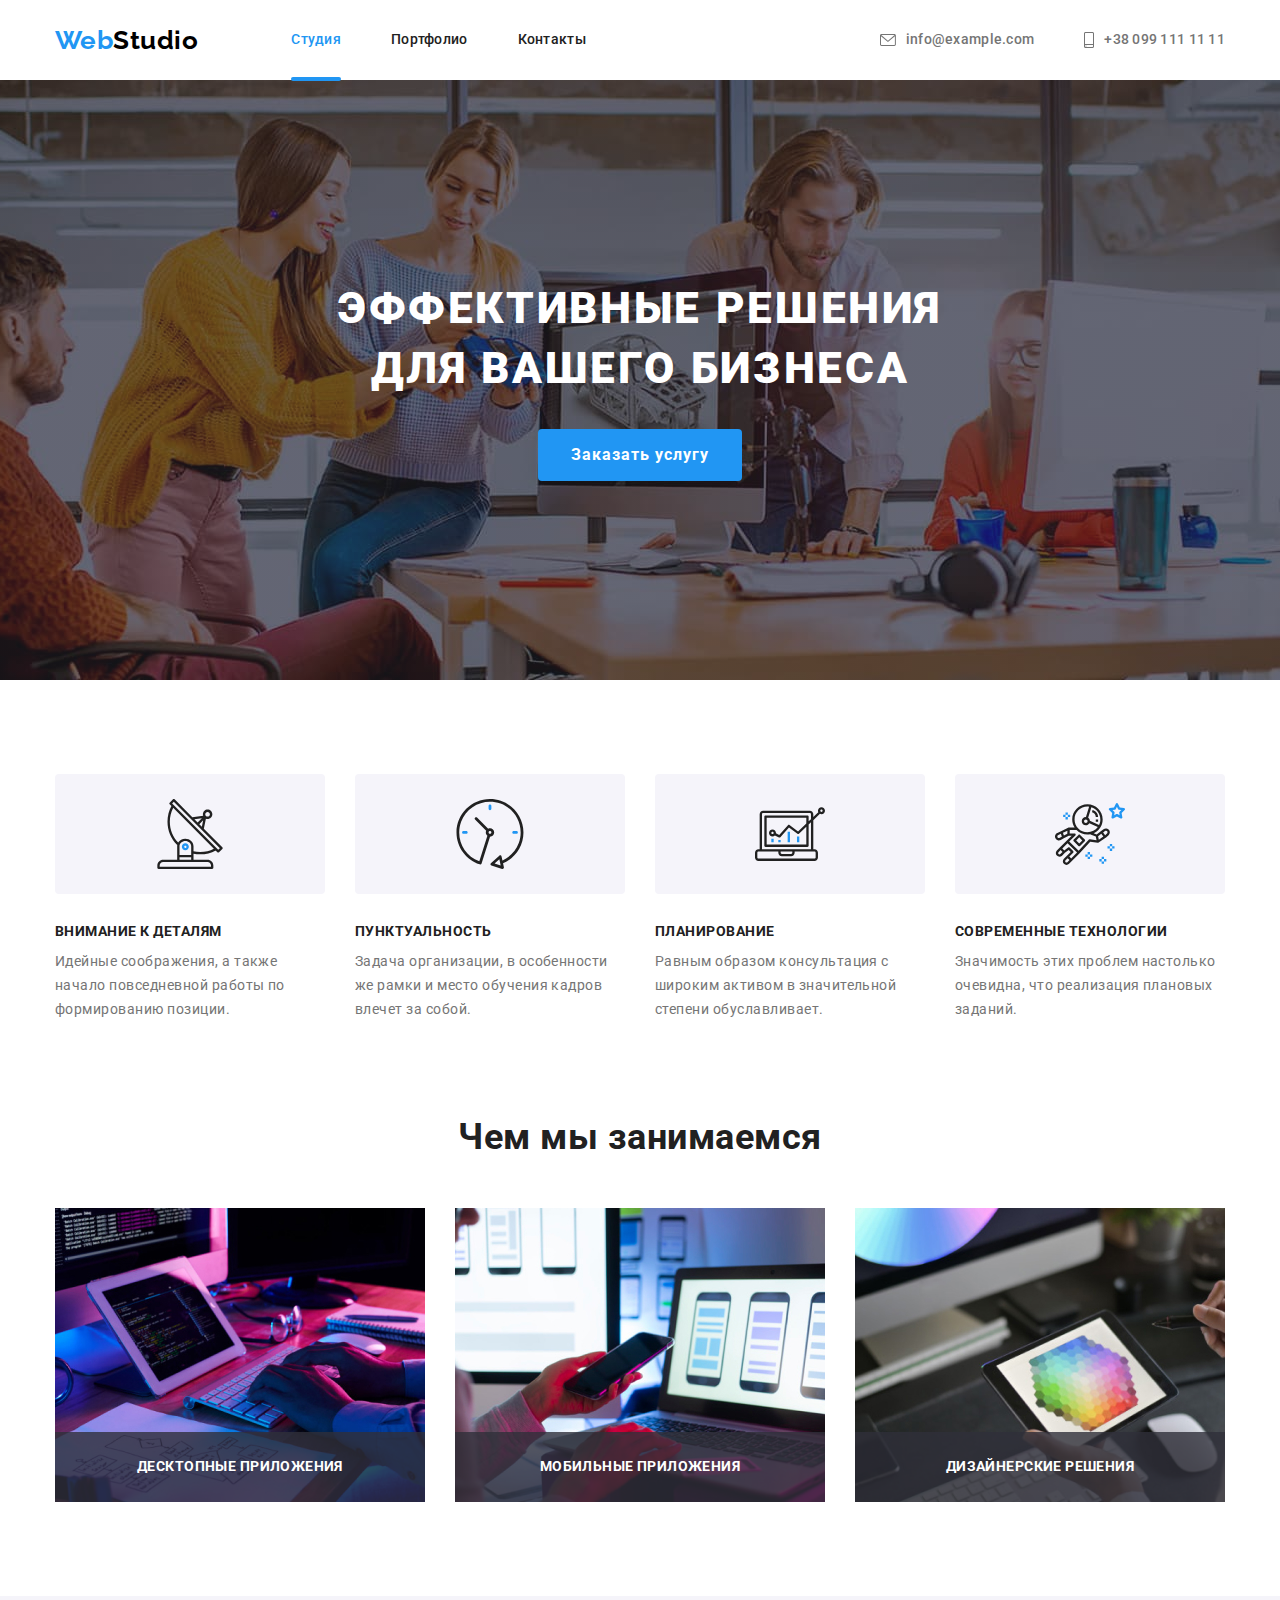
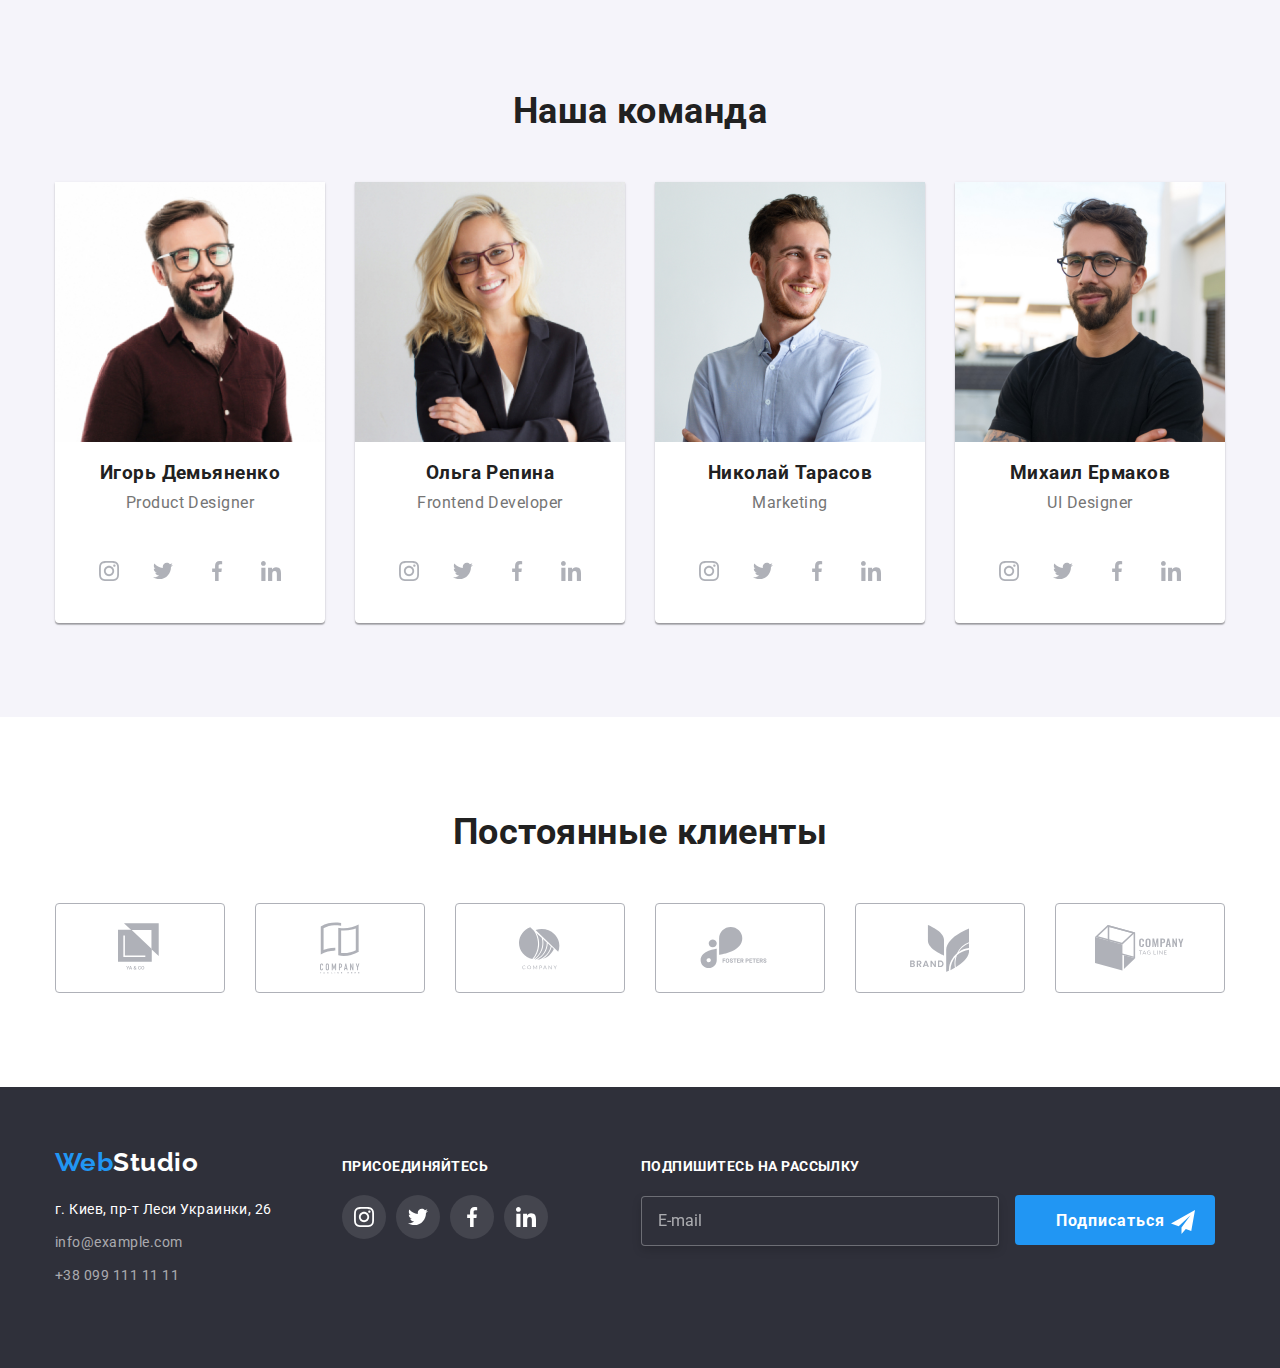
<file: index.html>
<!DOCTYPE html>
<html lang="ru">
  <head>
    <meta charset="UTF-8" />
    <meta name="viewport" content="width=device-width, initial-scale=1.0" />
    <title>WebStudio</title>
    
    <link href="https://fonts.googleapis.com/css2?family=Raleway:wght@700&family=Roboto:wght@400;500;700&display=swap" rel="stylesheet">
    <link rel="stylesheet" href="./css/normalize.css" />
    <link rel="stylesheet" href="./css/styles.min.css" />
  </head>
  <body>
    <!--Шапка страницы-->
    <header class="page-header">
      <div class="container flexbox">
      <nav class="navigation">
        <a href="./index.html" class="logo">
          <span class="page-header__logo-active">Web</span><span class="page-header__logo-black">Studio</span></a>
        <!--Навигация на другие страницы-->
        <ul class="site-nav list">
          <li class="site-nav__item"><a href="./index.html" class="site-nav__link current">Студия</a></li>
          <li class="site-nav__item"><a href="./portfolio.html" class="site-nav__link" >Портфолио</a></li>
          <li class="site-nav__item"><a href="./index.html" class="site-nav__link ">Контакты</a></li>
        </ul>
      </nav>
      <ul class="contacts list flexbox">
        <li class="contacts__item">
          <a class="contacts__link" href="mailto:info@example.com" >
          <svg class="contacts__icon" width="16" height="12"> 
            <use href="./img/icons/symbol-defs.svg#envelope"></use>
          </svg>
            info@example.com</a>
        </li>
        <li class="contacts__item">
          <a class="contacts__link"  href="tel:+380991111111"  >
          <svg class="contacts__icon" width="10" height="16">
            <use href="./img/icons/symbol-defs.svg#smartphone"></use>
          </svg>
          +38 099 111 11 11</a></li>
      </ul>
    </div>
    <span class="line flexbox"></span>
    </header>
    <main>
      <!--герой-->
      <section class="hero">
        <div class="hero__box">
        <h1 class="hero__title">Эффективные решения <br/> для вашего бизнеса</h1>
        <button class="primary-button" data-modal-open>Заказать услугу</button>
      </div>
      </section>
      <!-- преимущества-->
      <section class="features">
        <div class="container section">
        <ul class="features__list list flexbox">
          <li class="features__item">
            <div class="features__thumb">
              <svg class="features__icon" width="70" height="70">
                <use href="./img/icons/symbol-defs.svg#antenna"></use>
              </svg>
            </div>
            <h3 class="features__title">Внимание к деталям</h3>
            <p class="features__text">
              Идейные соображения, а также начало повседневной работы по
              формированию позиции.
            </p>
          
          </li>
          <li class="features__item">
            <div class="features__thumb">
              <svg class="features__icon" width="70" height="70">
                <use href="./img/icons/symbol-defs.svg#clock"></use>
              </svg>
              </div>
            <h3 class="features__title">Пунктуальность</h3>
            <p class="features__text">
              Задача организации, в особенности же рамки и место обучения кадров
              влечет за собой.
            </p>
          </li>
          <li class="features__item">
            <div class="features__thumb">
              <svg class="features__icon" width="70" height="70">
                <use href="./img/icons/symbol-defs.svg#diagram"></use>
              </svg>
              </div>
            <h3 class="features__title">Планирование</h3>
            <p class="features__text">
              Равным образом консультация с широким активом в значительной
              степени обуславливает.
            </p>
          
          </li>
          <li class="features__item">
            <div class="features__thumb">
              <svg class="features__icon" width="70" height="70">
                <use href="./img/icons/symbol-defs.svg#astronaut"></use>
              </svg>
              </div>
            <h3 class="features__title">Современные технологии</h3>
            <p class="features__text">
              Значимость этих проблем настолько очевидна, что реализация
              плановых заданий.
            </p>
          
          </li>
        </ul>
      </div>
      </section>
      <!--галерея-->
      <section class="gallery-section">
        <div class="container section">
        <h2 class="caption">Чем мы занимаемся</h2>
        <ul class="gallery flexbox list">
          <li class="gallery__item">
            <a class="gallery__link" href="">
              <img src="./img/box1.jpg" alt="Работа с контентом" width="370" />
            <div class="gallery__box">
              <span class="gallery__text">Десктопные приложения</span>
           </div>
          </a>
          </li>
          <li class="gallery__item">
            <a class="gallery__link" href="">
              <img
                src="./img/box2.jpg"
                alt="Работа с мобильными приложениями"
                width="370"/>
            <div class="gallery__box">
              <span class="gallery__text">Мобильные приложения</span>
            </div>
          </a>
          </li>
          <li class="gallery__item">
            <a class="gallery__link" href="">
              <img
                src="./img/box3.jpg"
                alt="Планшет с палитрой цвета"
                width="370"/>
             <div class="gallery__box">
              <span class="gallery__text">Дизайнерские решения</span>
            </div>
          </a>
          </li>
        </ul>
      </div>
      </section>
      <!--команда-->

      <section class="team-section">
        <div class="container section">
        <h2 class="caption">Наша команда</h2>
        <ul class="team-card list flexbox">
          <li class="team-card__item">
            <img src="./img/img(1).jpg" class="team-card__picture" alt="Фото члена команды" width="270" />
            <div class="team-card__thumb">
            <h3 class="team-card__name">Игорь Демьяненко</h3>
            <p class="team-card__text">Product Designer</p>
            </div>
            <ul class="social-icons list">
              <li class="social-icons__item">
<a class="social-icons__link" href="https://www.instagram.com/" target="_blank" rel="" aria-label="ссылка на Инстаграм">
<svg class="social-icons__icon">
  <use href="./img/icons/symbol-defs.svg#instagram"></use>
</svg>
</a>
              </li>
              <li class="social-icons__item">
<a class="social-icons__link" href="https://twitter.com/" target="_blank" rel="" aria-label="ссылка на Твиттер">
<svg class="social-icons__icon">
  <use href="./img/icons/symbol-defs.svg#twitter"></use>
</svg>
</a>
              </li>
<li class="social-icons__item">
  <a class="social-icons__link" href="https://facebook.com/" target="_blank" rel="" aria-label="ссылка на Фейсбук">
    <svg class="social-icons__icon">
      <use href="./img/icons/symbol-defs.svg#facebook"></use>
    </svg>
 </a>
</li>
<li class="social-icons__item">
  <a class="social-icons__link" href="https://linkedin.com/" target="_blank" rel="" aria-label="ссылка на Линкедин">
    <svg class="social-icons__icon">
      <use href="./img/icons/symbol-defs.svg#linkedin"></use>
    </svg>
 </a>
</li>
              
            </ul>
          </li>
          <li class="team-card__item">
            <img src="./img/img(2).jpg" class="team-card__picture" alt="Фото члена команды" width="270" />
            <div class="team-card__thumb">
            <h3 class="team-card__name">Ольга Репина</h3>
            <p class="team-card__text">Frontend Developer</p>
          </div>
          <ul class="social-icons list">
            <li class="social-icons__item">
<a class="social-icons__link" href="https://www.instagram.com/" target="_blank" rel="" aria-label="ссылка на Инстаграм">
<svg class="social-icons__icon">
<use href="./img/icons/symbol-defs.svg#instagram"></use>
</svg>
</a>
 </li>
            <li class="social-icons__item">
<a class="social-icons__link" href="https://twitter.com/" target="_blank" rel="" aria-label="ссылка на Твиттер">
<svg class="social-icons__icon">
<use href="./img/icons/symbol-defs.svg#twitter"></use>
</svg>
</a>
            </li>
<li class="social-icons__item">
<a class="social-icons__link" href="https://facebook.com/" target="_blank" rel="" aria-label="ссылка на Фейсбук">
  <svg class="social-icons__icon">
    <use href="./img/icons/symbol-defs.svg#facebook"></use>
  </svg>
</a>
</li>
<li class="social-icons__item">
<a class="social-icons__link" href="https://linkedin.com/" target="_blank" rel="" aria-label="ссылка на Линкедин">
  <svg class="social-icons__icon">
    <use href="./img/icons/symbol-defs.svg#linkedin"></use>
  </svg>
</a>

            </li>
          </ul>
          </li>
          <li class="team-card__item">
            <img src="./img/img(3).jpg" class="team-card__pecture" alt="Фото члена команды" width="270" />
            <div class="team-card__thumb">
            <h3 class="team-card__name">Николай Тарасов</h3>
            <p class="team-card__text">Marketing</p>
          </div>
          <ul class="social-icons list">
            <li class="social-icons__item">
<a class="social-icons__link" href="https://www.instagram.com/" target="_blank" rel="" aria-label="ссылка на Инстаграм">
<svg class="social-icons__icon">
<use href="./img/icons/symbol-defs.svg#instagram"></use>
</svg>
</a>
            </li>
            <li class="social-icons__item">
<a class="social-icons__link" href="https://twitter.com/" target="_blank" rel="" aria-label="ссылка на Твиттер">
<svg class="social-icons__icon">
<use href="./img/icons/symbol-defs.svg#twitter"></use>
</svg>
</a>
            </li>
<li class="social-icons__item">
<a class="social-icons__link" href="https://facebook.com/" target="_blank" rel="" aria-label="ссылка на Фейсбук">
  <svg class="social-icons__icon">
    <use href="./img/icons/symbol-defs.svg#facebook"></use>
  </svg>
</a>
</li>
<li class="social-icons__item">
<a class="social-icons__link" href="https://linkedin.com/" target="_blank" rel="" aria-label="ссылка на Линкедин">
  <svg class="social-icons__icon">
    <use href="./img/icons/symbol-defs.svg#linkedin"></use>
  </svg>
</a>

            </li>
          </ul>
          </li>
          <li class="team-card__item">
            <img src="./img/img(4).jpg" class="team-card__picture" alt="Фото члена команды" width="270" />
            <div class="team-card__thumb">
            <h3 class="team-card__name">Михаил Ермаков</h3>
            <p class="team-card__text">UI Designer</p>
          </div>
          <ul class="social-icons list">
            <li class="social-icons__item">
<a class="social-icons__link" href="https://www.instagram.com/" target="_blank" rel="" aria-label="ссылка на Инстаграм">
<svg class="social-icons__icon">
<use href="./img/icons/symbol-defs.svg#instagram"></use>
</svg>
</a>
            </li>
            <li class="social-icons__item">
<a class="social-icons__link" href="https://twitter.com/" target="_blank" rel="" aria-label="ссылка на Твиттер">
<svg class="social-icons__icon">
<use href="./img/icons/symbol-defs.svg#twitter"></use>
</svg>
</a>
            </li>
<li class="social-icons__item">
<a class="social-icons__link" href="https://facebook.com/" target="_blank" rel="" aria-label="ссылка на Фейсбук">
  <svg class="social-icons__icon">
    <use href="./img/icons/symbol-defs.svg#facebook"></use>
  </svg>
</a>
</li>
<li class="social-icons__item">
<a class="social-icons__link" href="https://linkedin.com/" target="_blank" rel="" aria-label="ссылка на Линкедин">
  <svg class="social-icons__icon">
    <use href="./img/icons/symbol-defs.svg#linkedin"></use>
  </svg>
</a>

            </li>
          </ul>
          </li>
        </ul>
      </div>
      </section>
<!--Постоянные клиенты-->
      <section class="clients-section">
 <div class="container section">
          <h2 class="caption">Постоянные клиенты</h2>
          <ul class="clients flexbox list">
            <li class="clients__item">
              <a class="clients__link" href="" target="_blank" rel="" aria-label="ссылка на клиентов">
                <svg class="clients__icon" width="45" height="50">
                  <use href="./img/icons/symbol-defs.svg#logo1"></use>
                </svg></a>
            </li>
            <li class="clients__item">
              <a class="clients__link" href="" target="_blank" rel="" aria-label="ссылка на клиентов">
                <svg class="clients__icon" width="40" height="52">
                  <use href="./img/icons/symbol-defs.svg#logo2"></use>
                </svg></a>
            </li>
            <li class="clients__item">
              <a class="clients__link" href="" target="_blank" rel="" aria-label="ссылка на клиентов">
                <svg class="clients__icon" width="41" height="43">
                  <use href="./img/icons/symbol-defs.svg#logo3"></use>
                  </svg>
                </a>
            </li>
            <li class="clients__item">
              <a class="clients__link" href="" target="_blank" rel="" aria-label="ссылка на клиентов">
                <svg class="clients__icon" width="80" height="42">
                  <use href="./img/icons/symbol-defs.svg#logo4"></use>
                </svg></a>
            </li>
            <li class="clients__item">
              <a class="clients__link" href="" target="_blank" rel="" aria-label="ссылка на клиентов">
                <svg class="clients__icon" width="59" height="47">
                  <use href="./img/icons/symbol-defs.svg#logo5"></use>
                </svg></a>
            </li>
            <li class="clients__item">
              <a class="clients__link" href="" target="_blank" rel="" aria-label="ссылка на клиентов">
                <svg class="clients__icon" width="89" height="46">
                  <use href="./img/icons/symbol-defs.svg#logo6"></use>
                </svg></a>
            </li>
          </ul>
        </div>
      </section>
    </main>
    
 <footer class="footer">
      <div class="container flexbox">
        <div class="footer__thumb">
        <a href="./index.html" class="footer__logo">
          <span class="footer__logo-activ">Web</span><span class="footer__logo-white">Studio</span></a>
      
        <address class="footer-address">
          г. Киев, пр-т Леси Украинки, 26
          <a href="mailto:info@example.com" class="footer-address__link-mail">info@example.com</a>
          <a href="tel:+380991111111" class="footer-address__link-tel">+38 099 111 11 11</a>
        </address>
      </div>
        
        <div class="footer-box">
          <b class="follow">присоединяйтесь</b>
        <ul class="footer-icons list">
          <li class="footer-icons__item">
<a class="footer-icons__link" href="https://www.instagram.com/" target="_blank" rel="" aria-label="ссылка на Инстаграм">
<svg class="footer__icon">
<use href="./img/icons/symbol-defs.svg#instagram"></use>
</svg>
</a> 
          </li>
          <li class="footer-icons__item list">
<a class="footer-icons__link" href="https://twitter.com/" target="_blank" rel="" aria-label="ссылка на Твиттер">
<svg class="footer__icon">
<use href="./img/icons/symbol-defs.svg#twitter"></use>
</svg>
</a>
          </li>
<li class="footer-icons__item list">
<a class="footer-icons__link" href="https://facebook.com/" target="_blank" rel="" aria-label="ссылка на Фейсбук">
<svg class="footer__icon">
  <use href="./img/icons/symbol-defs.svg#facebook"></use>
</svg>
</a>
</li>
<li class="footer-icons__item list">
<a class="footer-icons__link" href="https://linkedin.com/" target="_blank" rel="" aria-label="ссылка на Линкедин">
<svg class="footer__icon">
  <use href="./img/icons/symbol-defs.svg#linkedin"></use>
</svg>
</a>
</li>
        </ul>
</div>
<div class="subscribe">
  <b class="subscribe__title">Подпишитесь на рассылку</b>
  <form class="subscribe__form"> 
<input class="subscribe__field" type="email" name="subscribe"  placeholder="E-mail">
<button class="subscribe__button" type="submit"><span>Подписаться</span>
  <svg class="subscribe__button-icon" width="24px" height="24px">
    <use href="img/icons/symbol-defs3.svg#send"></use>
  </svg>
</button>
  </form>
</div>
</div>
</footer>
<!--moal window-->
<div class="backdrop is-hidden" data-modal>
   <div class="modal">
     <button class="modal__button-close" data-modal-close>
       <svg class="modal__icon-close">
      <use href="./img/icons/symbol-defs.svg#close"></use>
     </svg>
     </button>
    <div class="modal__content">
<b class="modal__title">Оставьте свои данные, мы вам перезвоним</b>
<form class="form">
  <label class="form__label">
    <span>Имя</span>
    <input class="form__input" type="text" name="user-name" required>
    <svg class="form__icon" width="12" height="12">
      <use href="./img/icons/symbol-defs2.svg#name"></use>
    </svg>
  </label>
  <label class="form__label">
    <span>Телефон</span>
    <input class="form__input" type="tel" name="phone" required>
    <svg class="form__icon" width="12" height="12">
      <use href="./img/icons/symbol-defs2.svg#phone"></use>
    </svg>
  </label>
  <label class="form__label">
  <span>Почта</span>
  <input class="form__input" type="email" name="mail" required>
  <svg class="form__icon" width="12" height="12">
    <use href="./img/icons/symbol-defs2.svg#envelop"></use>
  </svg>
</label>
<label class="form__label">
  <span>Комментарий</span>
  <textarea class="form__comment" name="comment" placeholder="Введите текст">
</textarea>
</label>
<div class="deal__thumb">
<label class="deal">
  <input class="deal__checkbox visually-hidden" type="checkbox" name="checkbox">
  <span class="deal__icon"></span>
  <span class="deal__text">Соглашаюсь с рассылкой и принимаю
    <a class="deal__link" href=""> Условия договора</a>
  </span>
</label>
</div>
<div class="button__thumb">
<button class="primary-button form__button" type="submit">Отправить</button>
</div>
</form>
    </div>
   </div>
 </div>
 <script src="./js/modal.js"></script>
  </body>
</html>
</file>
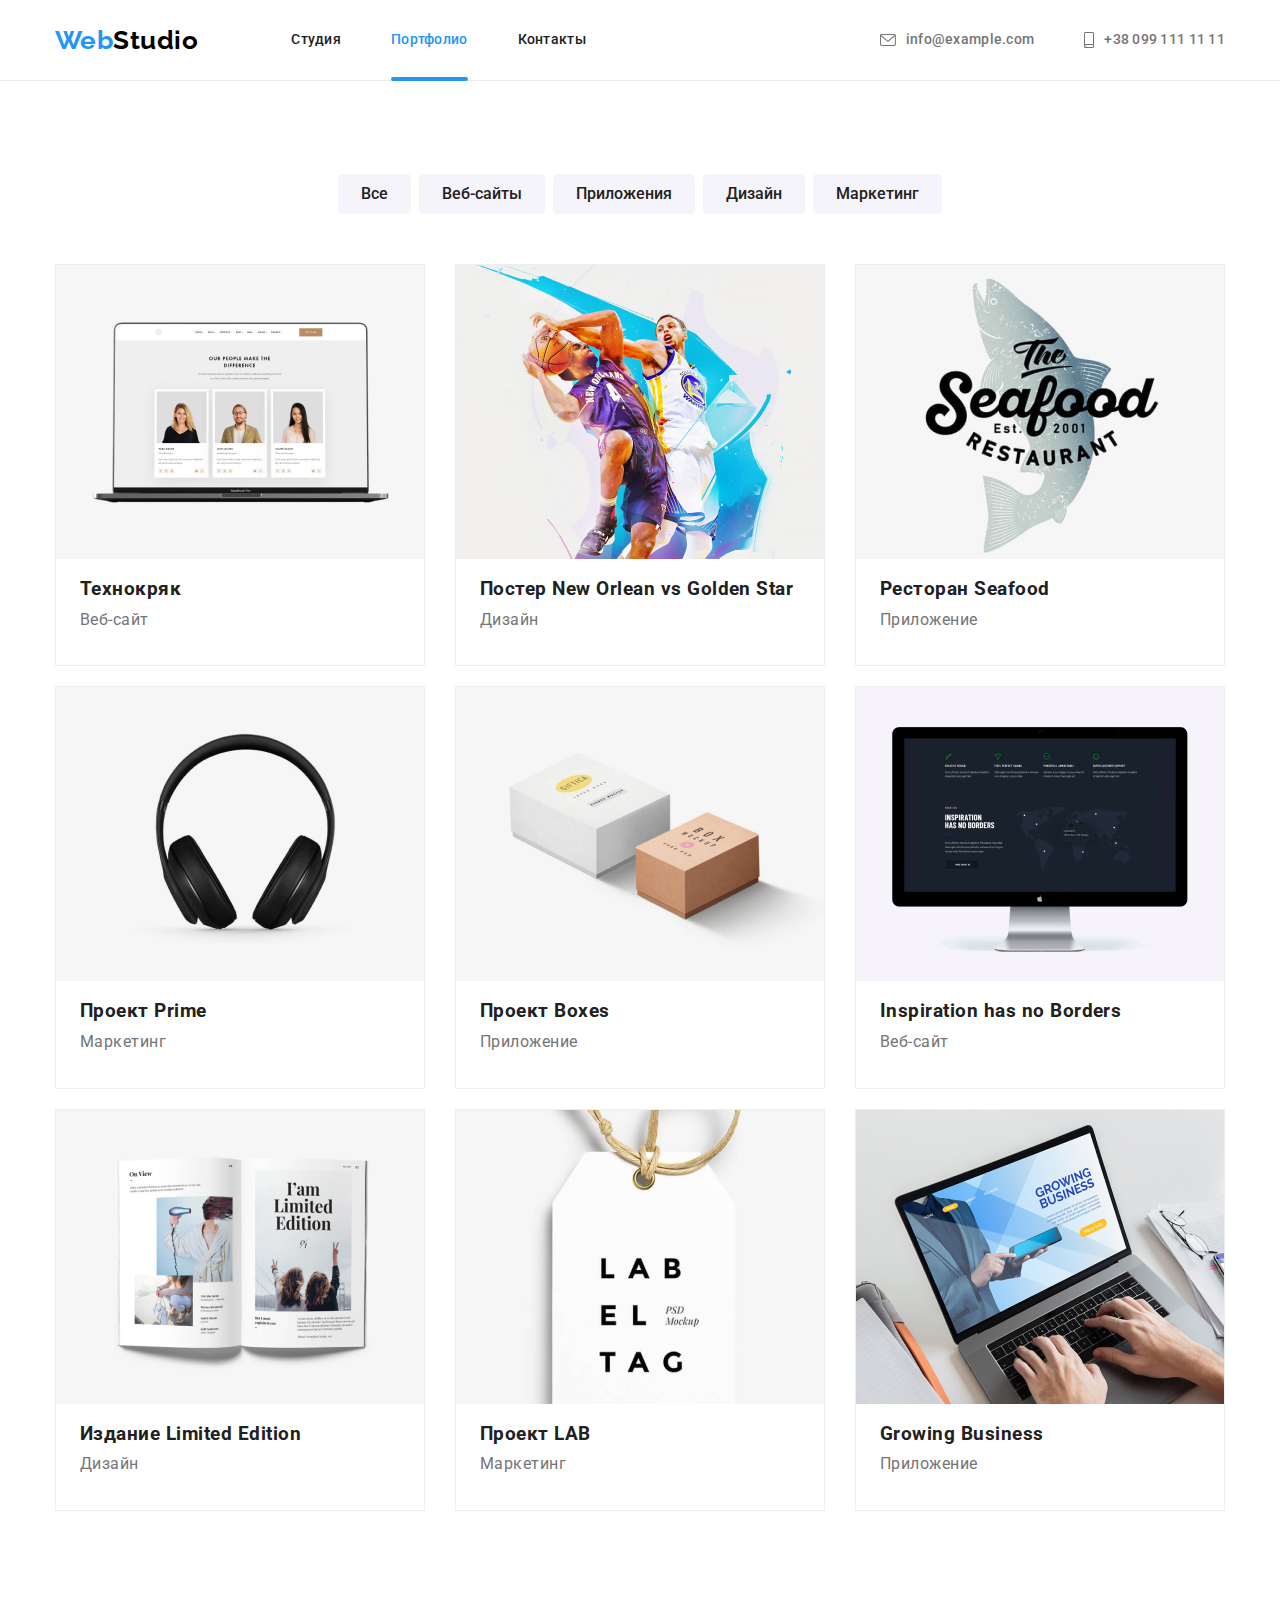
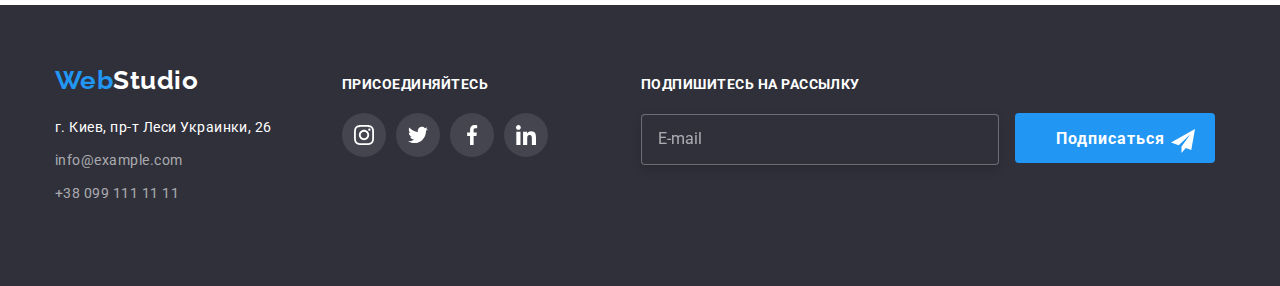
<file: portfolio.html>
<!DOCTYPE html>
<html lang="ru">
  <head>
    <meta charset="UTF-8" />
    <meta name="viewport" content="width=, initial-scale=1.0" />
    <title>Webstudio</title>
    
    <link href="https://fonts.googleapis.com/css2?family=Raleway:wght@700&family=Roboto:wght@400;500;700&display=swap" rel="stylesheet">
    <link rel="stylesheet" href="./css/normalize.css" />
    <link rel="stylesheet" href="./css/styles.min.css" />
  </head>
  <body>
     <!--Шапка страницы-->
     <header class="page-header">
      <div class="container flexbox">
      <nav class="navigation">
        <a href="./index.html" class="logo">
          <span class="page-header__logo-active">Web</span><span class="page-header__logo-black">Studio</span></a>
        <!--Навигация на другие страницы-->
        <ul class="site-nav list">
          <li class="site-nav__item"><a href="./index.html" class="site-nav__link">Студия</a></li>
          <li class="site-nav__item"><a href="./portfolio.html" class="site-nav__link current" >Портфолио</a></li>
          <li class="site-nav__item"><a href="./index.html" class="site-nav__link ">Контакты</a></li>
        </ul>
      </nav>
      <ul class="contacts list flexbox">
        <li class="contacts__item">
          <a class="contacts__link" href="mailto:info@example.com" >
          <svg class="contacts__icon" width="16" height="12"> 
            <use href="./img/icons/symbol-defs.svg#envelope"></use>
          </svg>
            info@example.com</a>
        </li>
        <li class="contacts__item">
          <a class="contacts__link"  href="tel:+380991111111"  >
          <svg class="contacts__icon" width="10" height="16">
            <use href="./img/icons/symbol-defs.svg#smartphone"></use>
          </svg>
          +38 099 111 11 11</a></li>
      </ul>
    </div>
    <span class="line flexbox"></span>
    </header>
    <main>
      <section class="section">
      <div class="container">
      <h1 class="visually-hidden">Портфолио</h1>
      <ul class="filter list flexbox">
        <li class="filter__item">
          <button class="filter__button" type="button">Все</button></li>
        <li class="filter__item">
          <button class="filter__button" type="button">Веб-сайты</button></li>
        <li class="filter__item">
          <button class="filter__button" type="button">Приложения</button></li>
        <li class="filter__item">
          <button class="filter__button" type="button">Дизайн</button></li>
        <li class="filter__item">
          <button class="filter__button" type="button">Маркетинг</button></li>
      </ul>
        <ul class="portfolio-box list flexbox">
          
          <li class="portfolio list">
            <a href="" class="portfolio-link">
              <!--card-->
                <div class="overlay">
              <img src="./photo/img5.jpg" class="team-card__pecture" alt="Фото ноутбука" width="370"/>
                <div class="overlay-description">
              <p class="overlay-text">Технокряк это современная площадка распространения коронавируса. Компании используют эту платформу для цифрового шпионажа и атак на защищённые сервера конкурентов.</p>
              </div>
              </div>
            <!--card-description-->
            <div class="team-card__thumb">
              <h3 class="team-card__name">Технокряк</h3>
              <p class="team-card__text">Веб-сайт</p>
            </div>
            </a>
          </li>
        
          <li class="portfolio list">
            <a href="" class="portfolio-link">
              
              <div class="overlay">
              <img src="./photo/img6.jpg" class="team-card__pecture" alt="Фото постера" width="370" />
              <div class="overlay-description">
               <p class="overlay-text">Технокряк это современная площадка распространения коронавируса. Компании используют эту платформу для цифрового шпионажа и атак на защищённые сервера конкурентов.</p>
              </div>
            </div>
             <div class="team-card__thumb">
              <h3 class="team-card__name">Постер New Orlean vs Golden Star</h3>
              <p class="team-card__text">Дизайн</p>
            </div>
            </a>
          </li>
          <li class="portfolio list">
            <a href="" class="portfolio-link">
              
               <div class="overlay">
              <img src="./photo/img7.jpg" class="team-card__pecture" alt="Логотип ресторана" width="370" />
              <div class="overlay-description">
              <p class="overlay-text">Технокряк это современная площадка распространения коронавируса. Компании используют эту платформу для цифрового шпионажа и атак на защищённые сервера конкурентов.</p>
              </div>
            </div>
            <div class="team-card__thumb">
              <h3 class="team-card__name">Ресторан Seafood</h3>
              <p class="team-card__text">Приложение</p>
            </div>
            </a>
          </li>
          <li class="portfolio list">
            <a href="" class="portfolio-link">
              
             <div class="overlay">
              <img src="./photo/img8.jpg" class="team-card__pecture" alt="Фото наушников" width="370" />
              <div class="overlay-description">
               <p class="overlay-text">Технокряк это современная площадка распространения коронавируса. Компании используют эту платформу для цифрового шпионажа и атак на защищённые сервера конкурентов.</p>
              </div>
             </div>
              <div class="team-card__thumb">
              <h3 class="team-card__name">Проект Prime</h3>
              <p class="team-card__text">Маркетинг</p>
              </div>
            </a>
          </li>
          <li class="portfolio list">
            <a href="" class="portfolio-link">
              
               <div class="overlay">
              <img src="./photo/img9.jpg" class="team-card__pecture" alt="Фото коробок" width="370" />
              <div class="overlay-description">
              <p class="overlay-text">Технокряк это современная площадка распространения коронавируса. Компании используют эту платформу для цифрового шпионажа и атак на защищённые сервера конкурентов.</p>
              </div>
            </div>
              <div class="team-card__thumb">
              <h3 class="team-card__name">Проект Boxes</h3>
              <p class="team-card__text">Приложение</p>
            </div>
            </a>
          </li>
          <li class="portfolio list">
            <a href="" class="portfolio-link">
             
              <div class="overlay">
              <img src="./photo/img10.jpg" class="team-card__pecture" alt="Фото десктопа" width="370" />
              <div class="overlay-description">
              <p class="overlay-text">Технокряк это современная площадка распространения коронавируса. Компании используют эту платформу для цифрового шпионажа и атак на защищённые сервера конкурентов.</p>
              </div>
            </div>
              <div class="team-card__thumb">
              <h3 class="team-card__name">Inspiration has no Borders</h3>
              <p class="team-card__text">Веб-сайт</p>
            </div>
            </a>
          </li>
          <li class="portfolio list">
            <a href="" class="portfolio-link">
              <div class="overlay">
              <img src="./photo/img11.jpg" class="team-card__pecture" alt="Фото журнала" width="370" />
              <div class="overlay-description">
              <p class="overlay-text">Технокряк это современная площадка распространения коронавируса. Компании используют эту платформу для цифрового шпионажа и атак на защищённые сервера конкурентов.</p>
              </div>
            </div>
               <div class="team-card__thumb">
              <h3 class="team-card__name">Издание Limited Edition</h3>
              <p class="team-card__text">Дизайн</p>
            </div>
            </a>
          </li>
          <li class="portfolio list">
            <a href="" class="portfolio-link">
              <div class="overlay">
              <img src="./photo/img12.jpg" class="team-card__pecture" alt="Фото лейбла" width="370" />
              <div class="overlay-description">
               <p class="overlay-text">Технокряк это современная площадка распространения коронавируса. Компании используют эту платформу для цифрового шпионажа и атак на защищённые сервера конкурентов.</p>
              </div>
            </div>
              <div class="team-card__thumb">
              <h3 class="team-card__name">Проект LAB</h3>
              <p class="team-card__text">Маркетинг</p>
            </div>
            </a>
          </li>
          <li class="portfolio list">
            <a href="" class="portfolio-link">
              
                <div class="overlay">
              <img src="./photo/img13.jpg" class="team-card__pecture" alt="Фото ноутбука" />
              <div class="overlay-description">
              <p class="overlay-text">Технокряк это современная площадка распространения коронавируса. Компании используют эту платформу для цифрового шпионажа и атак на защищённые сервера конкурентов.</p>
              </div>
            </div>
            <div class="team-card__thumb">
              <h3 class="team-card__name">Growing Business</h3>
              <p class="team-card__text">Приложение</p>
            </div>
            </a>
          </li>
        </ul>
      </div>
      </section>
    </main>
    <!--футер -->
    <footer class="footer">
      <div class="container flexbox">
        <div class="footer__thumb">
        <a href="./index.html" class="footer__logo">
          <span class="footer__logo-activ">Web</span><span class="footer__logo-white">Studio</span></a>
      
        <address class="footer-address">
          г. Киев, пр-т Леси Украинки, 26
          <a href="mailto:info@example.com" class="footer-address__link-mail">info@example.com</a>
          <a href="tel:+380991111111" class="footer-address__link-tel">+38 099 111 11 11</a>
        </address>
      </div>
        
        <div class="footer-box">
          <b class="follow">присоединяйтесь</b>
        <ul class="footer-icons list">
          <li class="footer-icons__item">
<a class="footer-icons__link" href="https://www.instagram.com/" target="_blank" rel="" aria-label="ссылка на Инстаграм">
<svg class="footer__icon">
<use href="./img/icons/symbol-defs.svg#instagram"></use>
</svg>
</a> 
          </li>
          <li class="footer-icons__item list">
<a class="footer-icons__link" href="https://twitter.com/" target="_blank" rel="" aria-label="ссылка на Твиттер">
<svg class="footer__icon">
<use href="./img/icons/symbol-defs.svg#twitter"></use>
</svg>
</a>
          </li>
<li class="footer-icons__item list">
<a class="footer-icons__link" href="https://facebook.com/" target="_blank" rel="" aria-label="ссылка на Фейсбук">
<svg class="footer__icon">
  <use href="./img/icons/symbol-defs.svg#facebook"></use>
</svg>
</a>
</li>
<li class="footer-icons__item list">
<a class="footer-icons__link" href="https://linkedin.com/" target="_blank" rel="" aria-label="ссылка на Линкедин">
<svg class="footer__icon">
  <use href="./img/icons/symbol-defs.svg#linkedin"></use>
</svg>
</a>
</li>
        </ul>
</div>
<div class="subscribe">
  <b class="subscribe__title">Подпишитесь на рассылку</b>
  <form class="subscribe__form"> 
<input class="subscribe__field" type="email" name="subscribe"  placeholder="E-mail">
<button class="subscribe__button" type="submit"><span>Подписаться</span>
  <svg class="subscribe__button-icon" width="24px" height="24px">
    <use href="img/icons/symbol-defs3.svg#send"></use>
  </svg>
</button>
  </form>
</div>
</div>
</footer>
  </body>
</html>
</file>
<file: css/styles.min.css>
:root{--white: #ffffff;--active: #2196f3;--black: #000000;--primary-text: #212121;--secondary-text: #757575;--gray-bgc: #f5f4fa;--mailito: rgba(255, 255, 255, 0.6);--ftr-bcg: #2f303a;--social-icon: #AFB1B8;--function-animation: cubic-bezier(0.4, 0, 0.2, 1);--timing-function: 250ms}html{box-sizing:border-box}*,*::after,*::befor{box-sizing:inherit}body{color:var(--primary-text);background-color:var(--white);font-family:"Roboto", sans-serif;letter-spacing:0.03em}.list{padding:0px;margin:0px;list-style:none}a{text-decoration:none}img{display:block;width:100%;height:auto}.container{margin-left:auto;margin-right:auto;width:1200px;padding-left:15px;padding-right:15px}.flexbox{display:flex;flex-wrap:wrap}.section{padding-top:94px;padding-bottom:94px}.page-header .flexbox{align-items:center;justify-content:flex-end}.page-header{height:80px}.logo{margin-right:93px}.logo .page-header__logo-active{padding-top:25px;padding-bottom:25px;color:var(--active);font-family:"Raleway", sans-serif;font-style:normal;font-weight:700;font-size:26px;line-height:1.19}.page-header__logo-black{padding-top:25px;padding-bottom:25px;color:var(--black);font-family:"Raleway", sans-serif;font-style:normal;font-weight:700;font-size:26px;line-height:1.19}.site-nav .current{color:var(--active)}.site-nav{display:flex}.site-nav__item:not(:last-child){margin-right:50px}.navigation{display:flex;align-items:center;margin-right:auto}.site-nav__link{display:block;padding-top:32px;padding-bottom:32px;color:var(--primary-text);font-weight:500;font-size:14px;line-height:1.14;letter-spacing:0.02em}.site-nav__link:hover,.site-nav__link:focus{color:var(--active)}.site-nav__link .current{color:var(--active)}.site-nav__link{position:relative}.current:after{content:"";position:absolute;left:0;bottom:-1px;width:100%;height:4px;background-color:var(--active);border-radius:2px}.contacts__icon{fill:var(--secondary-text);margin-right:10px}.contacts__link{display:flex;align-items:center}.contacts{display:flex}.contacts .contacts__link{font-weight:500;font-size:14px;line-height:1.14;letter-spacing:0.02em;color:var(--secondary-text);transition:color var(--timing-function) var(--function-animation)}.contacts__link:hover,.contacts__link:focus{color:var(--active)}.contacts__link:hover .contacts__icon{fill:var(--active)}.contacts__item:not(:last-child){margin-right:50px}.line{border-bottom:1px solid #ECECEC;flex-grow:1}.hero{display:flex;align-items:center;justify-content:center;height:600px;max-width:1600px;margin-right:auto;margin-left:auto;background-image:linear-gradient(to right, rgba(47,48,58,0.4), rgba(47,48,58,0.4)),url(../img/bgi.jpg);background-size:cover;background-repeat:no-repeat;background-position:center}.hero .hero__box{text-align:center}.hero__title{margin-top:0px;margin-bottom:30px;color:var(--white);font-weight:900;font-size:44px;line-height:1.36;text-transform:uppercase;letter-spacing:0.06em}.primary-button{display:inline-block;text-align:center;border-color:var(--active);border-radius:4px;padding:10px 32px;min-width:200px;border:1px solid transparent;color:var(--white);background-color:var(--active);font-weight:bold;font-size:16px;line-height:1.87;letter-spacing:0.06em;cursor:pointer;color:var(--white);transition:background-color var(--timing-function) var(--function-animation)}.hero .primary-button:hover,.hero .primary-button:focus{background-color:#188ce8;box-shadow:0px 4px 4px rgba(0,0,0,0.15)}.features .section{padding-bottom:0}.features__item:not(:last-child){margin-right:30px}.features__item{width:calc((100% - 30px * 3) / 4)}.features__thumb{display:flex;justify-content:center;align-items:center;background-color:var(--gray-bgc);border:1px solid transparent;border-radius:4px;width:270px;height:120px;margin-bottom:30px}.features__title{margin-top:0px;margin-bottom:10px;font-weight:bold;font-size:14px;line-height:1.14;text-transform:uppercase}.features__text{max-width:270px;margin-top:0px;margin-bottom:0px;color:var(--secondary-text);font-size:14px;line-height:1.71}.caption{margin-top:0px;margin-bottom:50px;padding:0px 0px;font-weight:700;font-size:36px;line-height:1.17;text-align:center}.gallery__item{width:calc((100% - 30px * 2) / 3)}.gallery__item:not(:last-child){margin-right:30px}.gallery__item{position:relative}.gallery__text{font-weight:700;font-size:14px;line-height:1.71;letter-spacing:0.03em;text-transform:uppercase;color:var(--white)}.gallery__box{position:absolute;left:0;bottom:0;width:100%;height:70px;background-color:rgba(47,48,58,0.8);display:flex;justify-content:center;align-items:center}.team-section{background-color:var(--gray-bgc)}.team-card__item:not(:nth-child(4n)){margin-right:30px}.team-card__item{width:calc((100% - 30px * 3) / 4)}.team-card__item{font-weight:500;font-size:16px;line-height:1.18;background:var(--white);box-shadow:0px 1px 3px rgba(0,0,0,0.12),0px 1px 1px rgba(0,0,0,0.14),0px 2px 1px rgba(0,0,0,0.2);border-radius:0px 0px 4px 4px}.team-card__thumb{padding-right:24px;padding-left:24px;padding-bottom:20px;padding-top:20px;text-align:center}.team-card__pecture{padding:0px 0px;margin-top:0px}.team-card__name{margin-top:0px;margin-bottom:10px;color:var(--primary-text)}.team-card__text{margin-top:0px;margin-bottom:16px;color:var(--secondary-text);font-weight:400;font-size:16px;line-height:1.18}.social-icons{display:flex;justify-content:center;margin-bottom:30px}.social-icons__item:not(:last-child){margin-right:10px}.social-icons__link{display:flex;justify-content:center;align-items:center;width:44px;height:44px;background-color:var(--white);fill:var(--social-icon);border-radius:50%;transition:background-color var(--timing-function) var(--function-animation),fill var(--timing-function) var(--function-animation)}.social-icons__link:hover,.social-icons__link:focus,.social-icons__icon:hover,.social-icons__icon:focus{background-color:var(--active);fill:var(--white)}.social-icons__icon{width:20px;height:20px}.clients__item:not(:last-child){margin-right:30px}.clients__item{width:calc((100% - 30px * 5) / 6)}.clients__link{display:flex;justify-content:center;align-items:center;width:170px;height:90px;fill:var(--social-icon);border:1px solid var(--social-icon);border-radius:4px;transition:border-color var(--timing-function) cubic-bezier(0.4, 0, 0.2, 1),fill var(--timing-function) cubic-bezier(0.4, 0, 0.2, 1)}.clients__icon{fill:var(--social-icon);transition:fill var(--timing-function) var(--function-animation)}.clients__item .clients__link:hover .clients__icon,.clients__item .clients__link:focus .clients__icon,.clients__item .clients__link:hover,.clients__item .clients__link:focus{border-color:var(--active);fill:var(--active)}.footer .container{padding:60px 15px;align-items:baseline}.footer{background-color:var(--ftr-bcg)}.footer__thumb{display:flex;flex-direction:column;margin-bottom:20px;padding-top:0px;padding-bottom:0px}.footer__logo{margin-bottom:20px}.footer__logo .footer__logo-activ{color:var(--active);font-family:"Raleway", sans-serif;font-style:normal;font-weight:700;font-size:26px;line-height:1.19}.footer__logo .footer__logo-white{font-family:"Raleway", sans-serif;font-style:normal;font-weight:700;font-size:26px;line-height:1.19;color:var(--white)}.footer-address{color:var(--white);font-style:normal;font-size:14px;line-height:1.71}.footer-address__link-mail{display:block;margin-bottom:9px;margin-top:9px;color:rgba(255,255,255,0.6)}.footer-address__link-tel{color:rgba(255,255,255,0.6)}.footer-box{display:inline-block;margin-left:70px}.follow{display:block;font-weight:700;font-size:14px;line-height:1.14;text-transform:uppercase;color:var(--white);margin-bottom:20px}.footer-icons{display:flex;justify-content:center;align-items:center}.footer-icons__item{width:calc((100% - 10px * 3) /4)}.footer-icons__item:not(:last-child){margin-right:10px}.footer-icons__link{display:flex;justify-content:center;align-items:center;width:44px;height:44px;background-color:rgba(255,255,255,0.1);border-radius:50%;transition:background-color var(--timing-function) cubic-bezier(0.4, 0, 0.2, 1)}.footer-icons__link:hover,.footer-icons__link:focus{background-color:var(--active)}.footer-icons__link .footer-icon:hover,.footer-icons__link .footer-icon:focus{fill:var(--white)}.footer__icon{width:20px;height:20px;fill:var(--white)}.subscribe{margin-left:93px}.subscribe__title{display:block;font-weight:700;font-size:14px;line-height:1.14;text-transform:uppercase;color:var(--white);margin-bottom:20px}.subscribe__field{width:358px;margin-right:12px;padding-left:16px;padding-top:15px;padding-bottom:15px;color:rgba(255,255,255,0.6);background:var(--ftr-bcg);border:1px solid rgba(255,255,255,0.3);filter:drop-shadow(0px 4px 4px rgba(0,0,0,0.15));border-radius:4px;transition:border var(--timing-function) cubic-bezier(0.4, 0, 0.2, 1)}.subscribe__form input::placeholder{color:rgba(255,255,255,0.6)}.subscribe__button{position:relative;width:200px;height:50px;display:inline-block;text-align:center;border-color:var(--active);border-radius:4px;padding:10px 29px;min-width:200px;border:1px solid transparent;color:var(--white);background-color:var(--active);font-weight:bold;font-size:16px;line-height:1.87;letter-spacing:0.06em;cursor:pointer;transition:background-color var(--timing-function) var(--function-animation)}.subscribe__button>span{margin-right:10px}.footer .subscribe__button:hover,.footer .subscribe__button:focus{box-shadow:0px 4px 4px rgba(0,0,0,0.15);background-color:#188ce8;fill:var(--white)}.subscribe__button-icon{position:absolute;margin-left:10px;top:30%;right:10%;fill:var(--white)}.visually-hidden{position:absolute;width:1px;height:1px;margin:-1px;border:0;padding:0;clip:rect(0 0 0 0);overflow:hidden}.filter__button{display:block;border-color:var(--active);border-radius:4px;padding:6px 22px;text-align:center;border:1px solid transparent;font-weight:500;font-size:16px;line-height:1.625;color:var(--primary-text);background-color:var(--gray-bgc);border-color:var(--gray-bgc);transition:background-color var(--timing-function) cubic-bezier(0.4, 0, 0.2, 1);cursor:pointer}.filter__item:not(:last-child){margin-right:8px}.filter__button:hover,.filter__button:focus{color:var(--active)}.filter__button:hover{background-color:var(--active);color:var(--white);box-shadow:0px 3px 1px rgba(0,0,0,0.1),0px 1px 2px rgba(0,0,0,0.08),0px 2px 2px rgba(0,0,0,0.12);border-color:transparent}.filter{justify-content:center;margin-bottom:50px}.portfolio{width:calc((100% - 30px * 2) / 3);background:#FFFFFF;border:1px solid #EEEEEE;box-sizing:border-box}.portfolio-link{display:block;width:100%;background-color:var(--white);box-shadow:none;transition:box-shadow var(--timing-function) cubic-bezier(0.4, 0, 0.2, 1)}.portfolio:not(:nth-child(3n)){margin-right:30px}.portfolio{margin-bottom:20px}.portfolio:nth-last-child(-n+3){margin-bottom:0}.overlay{position:relative;overflow:hidden}.portfolio-link:hover .team-card__thumb{box-shadow:0px 1px 3px rgba(0,0,0,0.12),0px 1px 1px rgba(0,0,0,0.14),0px 2px 1px rgba(0,0,0,0.2);border-radius:0px 0px 4px 4px}.portfolio-link:hover .overlay-description{transition:transform var(--timing-function) cubic-bezier(0.4, 0, 0.2, 1);transform:translateY(0)}.overlay-description{position:absolute;top:0;left:0;width:100%;height:100%;padding:63px 24px;background-color:rgba(33,150,243,0.9);transform:translateY(100%);transition:transform var(--timing-function) var(--function-animation)}.overlay-text{font-weight:normal;font-size:18px;line-height:1.5;color:var(--white)}.portfolio .team-card__pecture{width:370px}.portfolio-link .team-card__thumb{text-align:left}.backdrop{position:fixed;top:0;left:0;width:100%;height:100%;background-color:rgba(0,0,0,0.2);opacity:1;visibility:visible}.backdrop.is-hidden{opacity:0;visibility:hidden;pointer-events:none;transition:var(--timing-function) cubic-bezier(0.4, 0, 0.2, 1);transform:translate(0%, 0%) scale(0) rotateX(0deg)}.modal{position:absolute;top:50%;left:50%;transform:translate(-50%, -50%) scale(1) rotateY(0deg);width:528px;min-height:581px;overflow:hidden;background-color:var(--white);box-shadow:0px 1px 3px rgba(0,0,0,0.12),0px 1px 1px rgba(0,0,0,0.14),0px 2px 1px rgba(0,0,0,0.2);border-radius:4px;transition:var(--timing-function) var(--function-animation)}.is-hidden .modal{transform:translate(-50%, -50%) scale(0.5) rotateY(45deg);transition:var(--timing-function) var(--function-animation)}.modal__button-close{display:flex;justify-content:center;align-items:center;position:absolute;top:8px;right:8px;padding:0;margin:0;width:30px;height:30px;background-color:var(--white);border:1px solid rgba(0,0,0,0.1);border-radius:50%;cursor:pointer;transition:all var(--timing-function) var(--function-animation)}.modal__icon-close{width:11px;height:11px}.modal__button-close:hover,.modal__button-close:focus{fill:var(--active);box-shadow:0px 4px 4px rgba(0,0,0,0.15)}.checkbox-point{display:block}.modal__content{padding:40px}.modal__title{display:block;font-family:Roboto;font-weight:700;font-size:20px;line-height:1.15;text-align:center;margin-bottom:12px;color:var(--black)}.form{display:flex;flex-direction:column}.form__label{display:flex;flex-direction:column;position:relative;text-align:left;margin-bottom:10px;font-style:normal;font-weight:normal;font-size:12px;line-height:14px;letter-spacing:0.01em;color:var(--secondary-text)}.form__label>span{margin-bottom:4px}.form__input{height:40px;padding-left:42px;border:1px solid rgba(33,33,33,0.2);border-radius:4px;transition:all var(--timing-function) var(--function-animation)}.form__icon{position:absolute;left:12px;bottom:13px}.form__input:focus{outline-color:var(--active);transition-property:border var(--timing-function) var(--function-animation)}.form__input:focus+.form__icon{fill:var(--active);transition-property:border var(--timing-function) var(--function-animation)}.form__comment{resize:none;min-height:120px;display:flex;flex-direction:column;border:1px solid rgba(33,33,33,0.2);border-radius:4px;padding:12px 16px;margin-bottom:20px;transition:border var(--timing-function) var(--function-animation)}.form__comment:hover,.form__comment:focus{outline-color:var(--active)}.deal{display:flex;justify-content:center;align-items:center}.deal__text{font-family:Roboto;font-weight:400;font-size:14px;line-height:1.71}.deal__link{text-decoration:none;font-family:Roboto;font-style:normal;font-weight:400;font-size:14px;line-height:1.71;border-bottom:1px solid var(--active);color:var(--active)}.deal__checkbox{position:absolute;visibility:hidden;clip:rect(0 0 0 0);width:1px;height:1px;margin:1px}.deal__thumb{position:relative}.deal__icon{position:absolute;background-image:url(../img/icons/square.svg);background-repeat:no-repeat;background-position:center;height:16px;width:16px;left:4px}.deal__checkbox:checked+.deal__icon{background-image:url(../img/icons/checkbox.svg);fill:var(--white);background-color:var(--active);background-size:contain;background-repeat:no-repeat;background-position:center;background-clip:border-box;transition:background-color var(--timing-function) var(--function-animation),fill var(--timing-function) var(--function-animation)}.primary-button .form__button{padding:10px 55px 10px 56px}.button__thumb{display:flex;justify-content:center;margin-top:30px}.form__button:hover,.form__button:focus{box-shadow:0px 4px 4px rgba(0,0,0,0.15);transition:var(--timing-function) var(--function-animation)}
/*# sourceMappingURL=styles.min.css.map */
</file>
